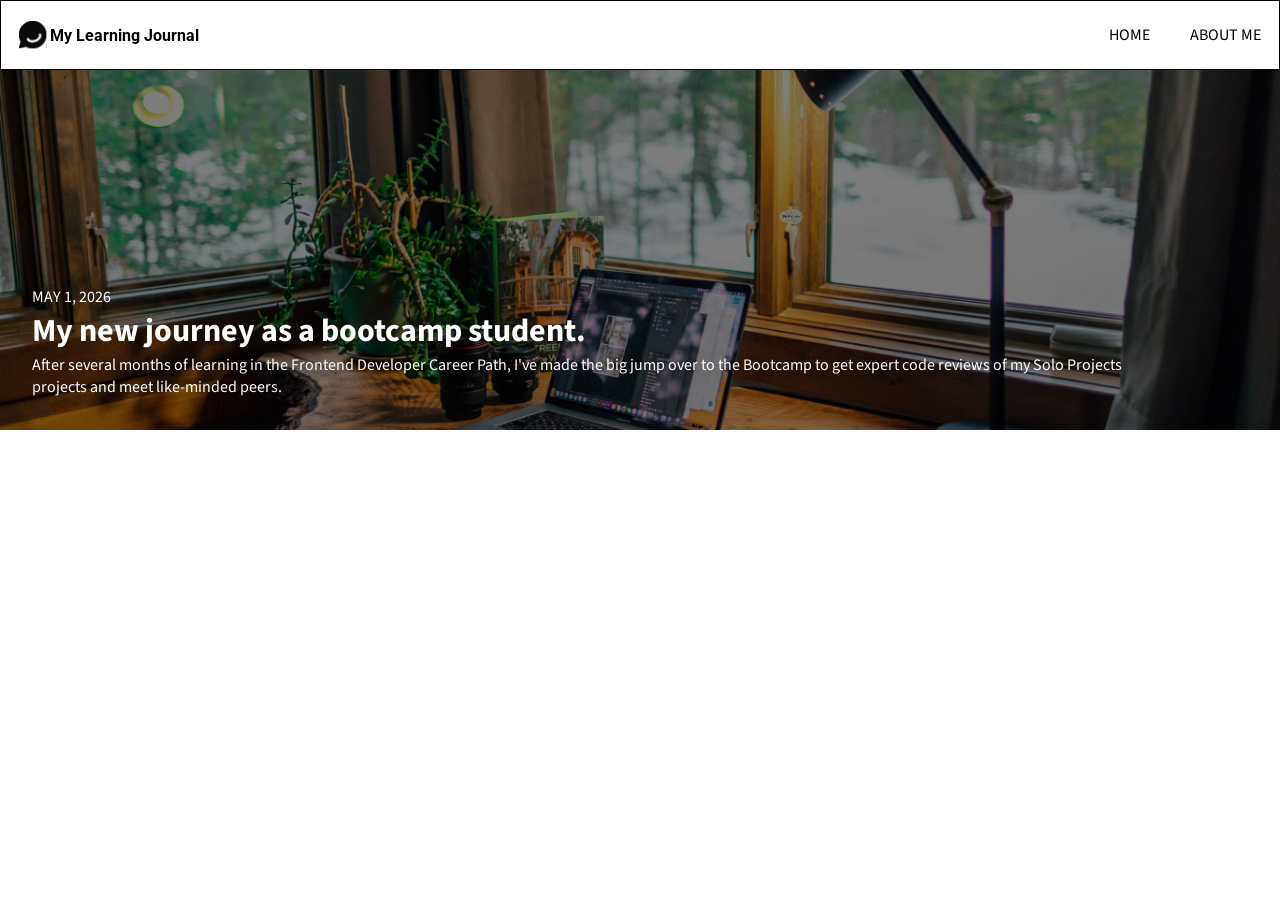
<file: index.html>
<!DOCTYPE html>
<html lang="en">
    <head>
        <!-- CSS Stylesheet -->
        <link rel="stylesheet" href="style.css">
        <!-- GOOGLE FONTS -->
        <link rel="preconnect" href="https://fonts.googleapis.com">
        <link rel="preconnect" href="https://fonts.gstatic.com" crossorigin>
        <link href="https://fonts.googleapis.com/css2?family=Source+Sans+3:ital,wght@0,200..900;1,200..900&display=swap" rel="stylesheet">
        <link href="https://fonts.googleapis.com/css2?family=Roboto:ital,wght@0,100..900;1,100..900&display=swap" rel="stylesheet">
    </head>
    <body>
        <nav>
            <div class="logo-container">
                <img class="logo-img" src="images/logo.svg" alt="logo image">
                <p class="logo-title">My Learning Journal</p>
            </div>
            <div class="nav-options-container">
                <a class="nav-links" href="">Home</a>
                <a class="nav-links" href="">About me</a>
            </div>
        </nav>
        <header>
            <div>
                <p>MAY 1, 2026</p>
                <h1>My new journey as a bootcamp student.</h1>
                <p>
                    After several months of learning in the Frontend Developer Career Path, 
                    I've made the big jump over to the Bootcamp to get expert code reviews of 
                    my Solo Projects projects and meet like-minded peers.
                </p>
            </div>
        </header>
        <main>

        </main>
        <footer>

        </footer>
        <script src=""></script>
    </body>
</html>
</file>
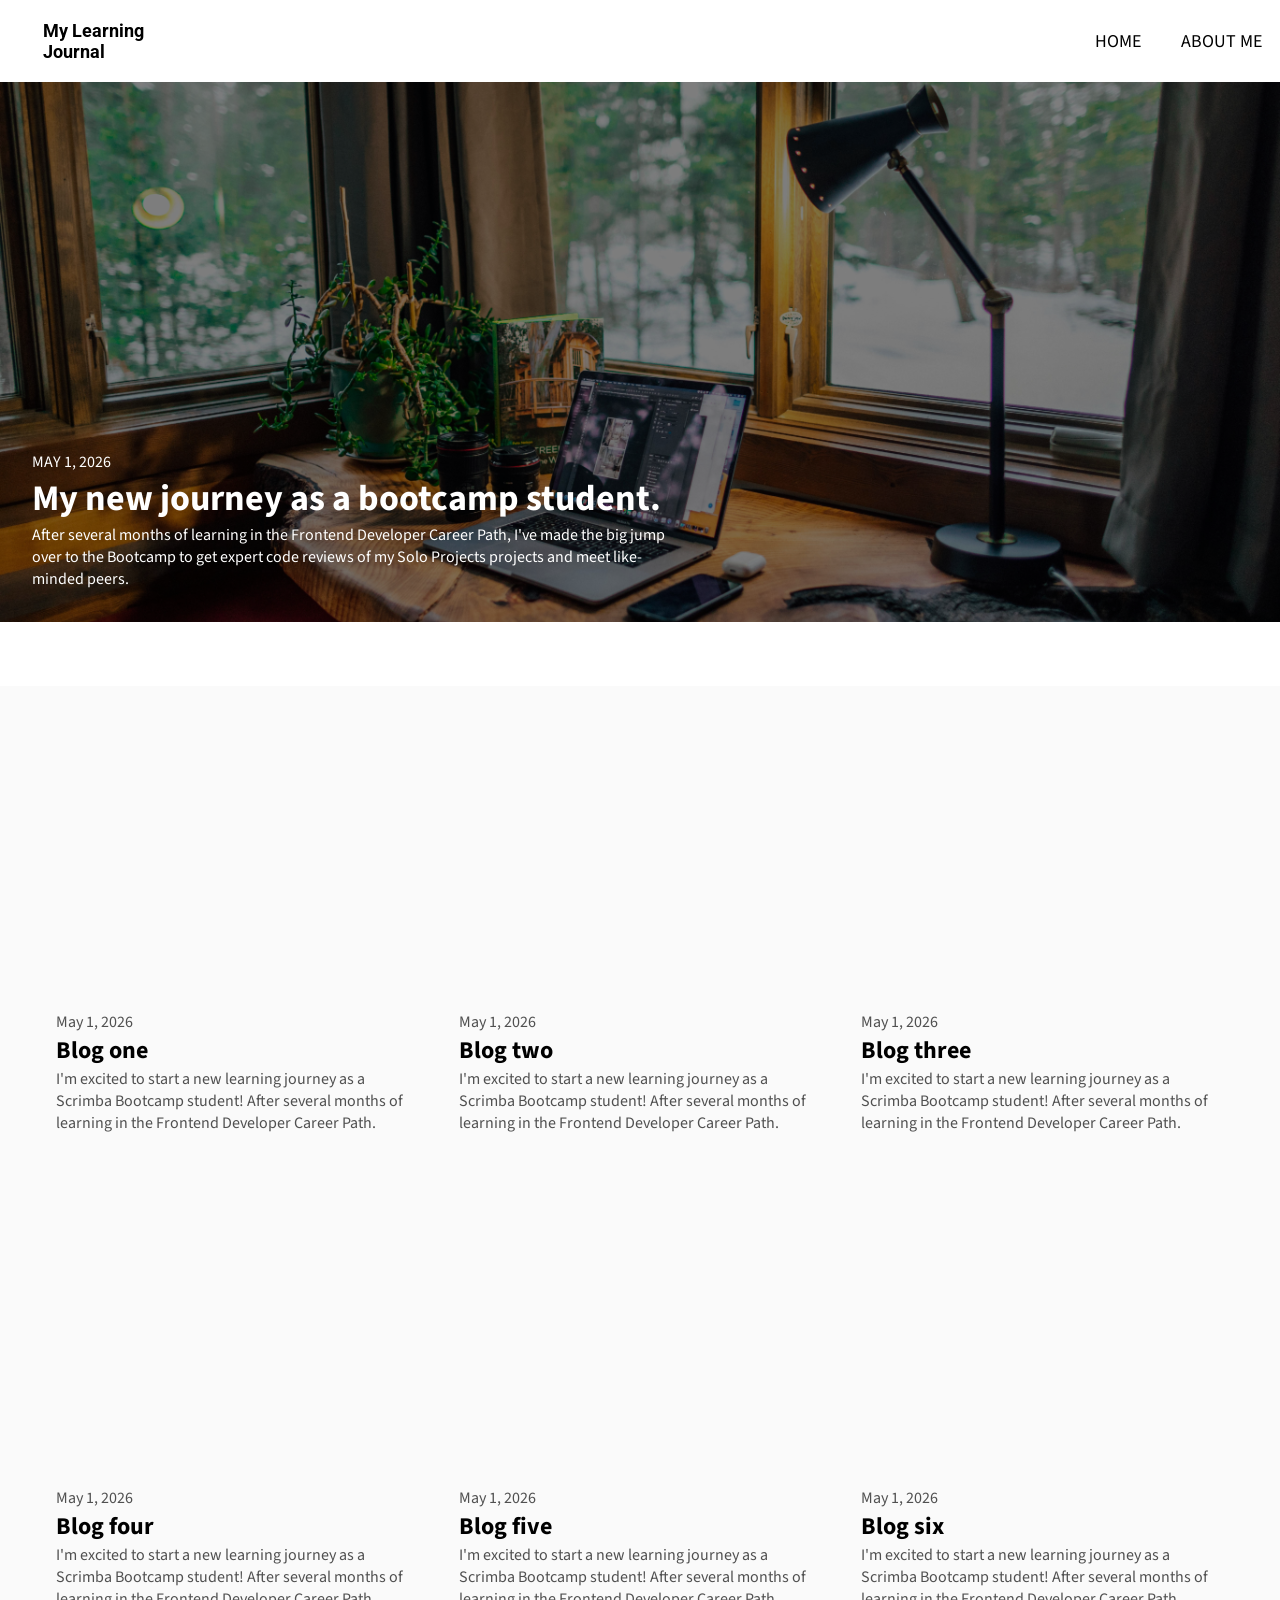
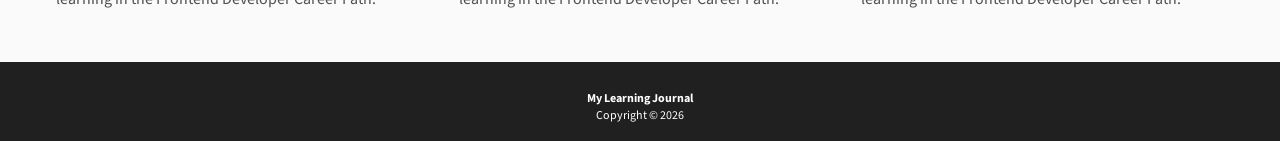
<file: home/index.html>
<!DOCTYPE html>
<html lang="en">
    <head>
        <!-- CSS Stylesheet -->
        <link rel="stylesheet" href="../utility.css">
        <link rel="stylesheet" href="index.css">

        <!-- GOOGLE FONTS -->
        <link rel="preconnect" href="https://fonts.googleapis.com">
        <link rel="preconnect" href="https://fonts.gstatic.com" crossorigin>
        <link href="https://fonts.googleapis.com/css2?family=Source+Sans+3:ital,wght@0,200..900;1,200..900&display=swap" rel="stylesheet">
        <link href="https://fonts.googleapis.com/css2?family=Roboto:ital,wght@0,100..900;1,100..900&display=swap" rel="stylesheet">

        <!-- VIEWPORT META TAG -->
        <meta name="viewport" content="width=device-width, initial-scale=1.0"> 
    </head>
    <body>
        <nav></nav>
        <header>
            <div>
                <p>MAY 1, 2026</p>
                <a href="../post/post.html" class="hero-article">My new journey as a bootcamp student.</a>
                <p>
                    After several months of learning in the Frontend Developer Career Path, 
                    I've made the big jump over to the Bootcamp to get expert code reviews of 
                    my Solo Projects projects and meet like-minded peers.
                </p>
            </div>
        </header>
        <main>
            <section id="articles-section">
                <!-- blog posts -->
            </section>
            <div id="view-more-btn-container"></div>
        </main>
        <footer></footer>
        <script src="index.js" type="module"></script>
    </body>
</html>
</file>
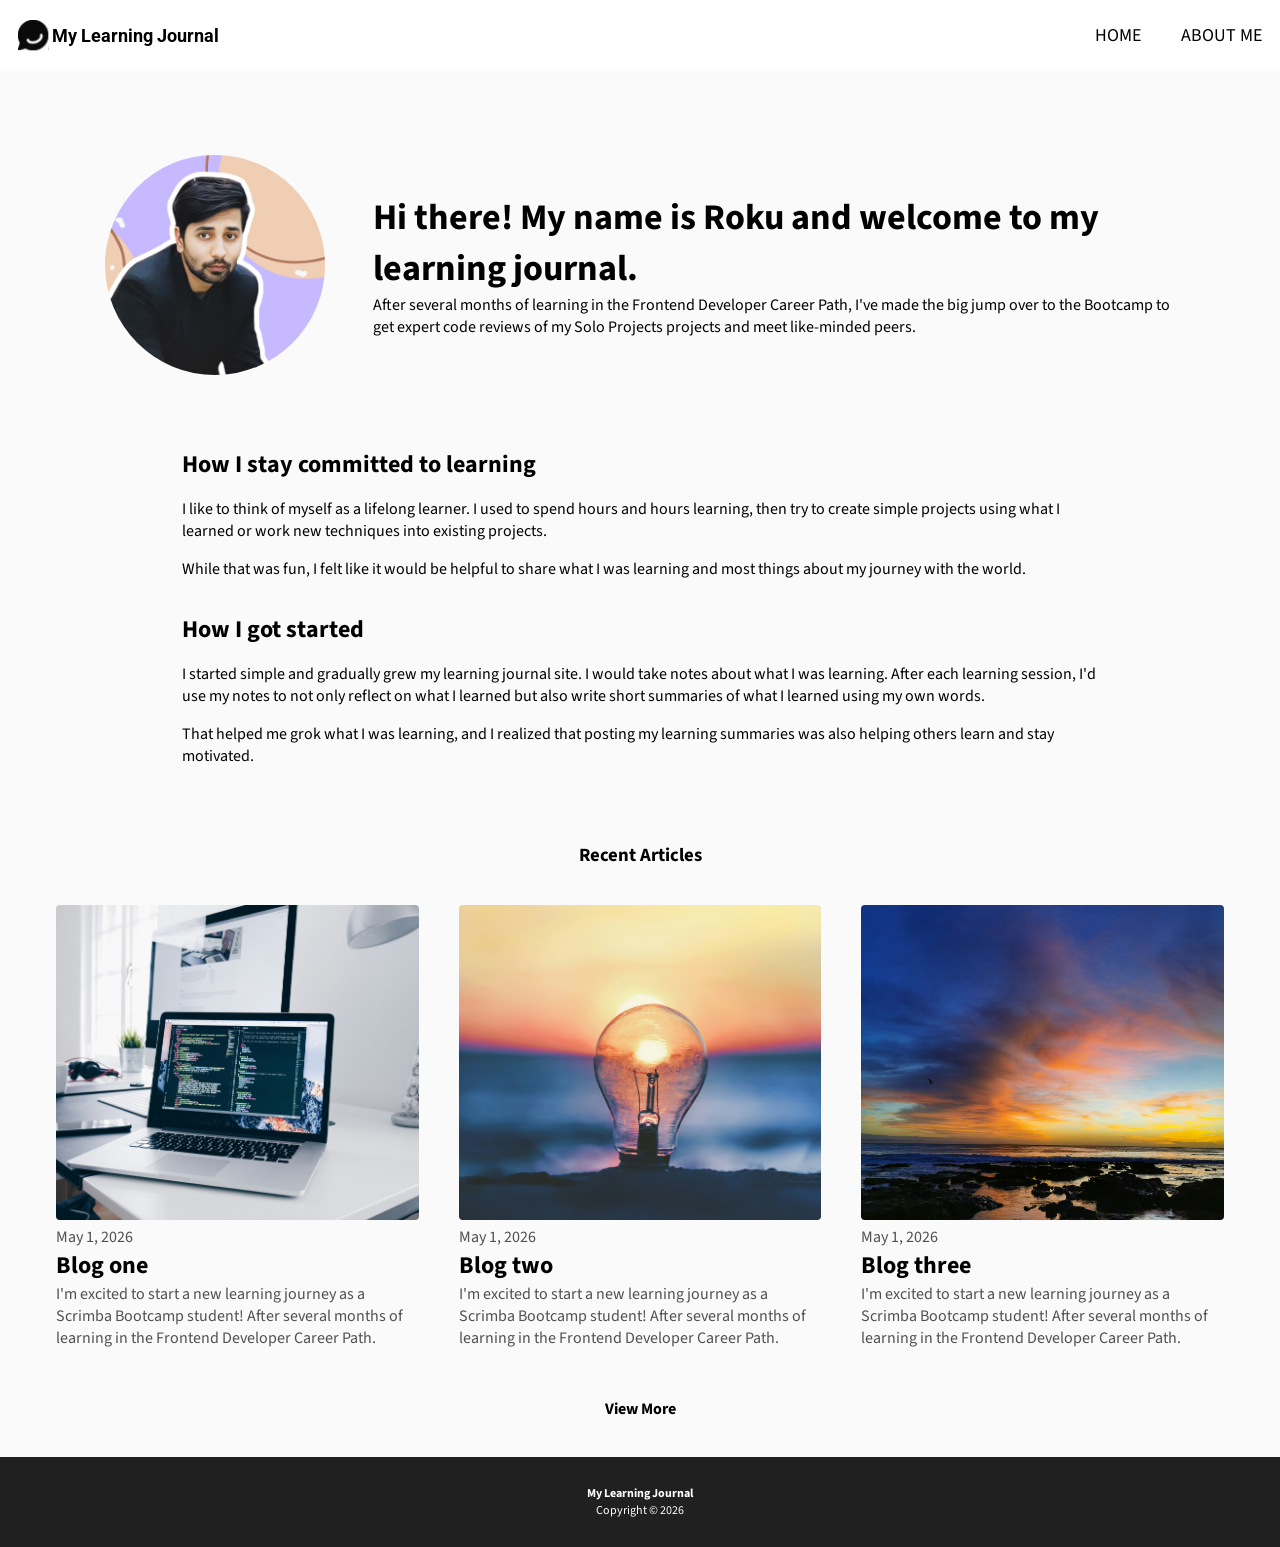
<file: about/about.html>
<!DOCTYPE html>
<html>
    <head>
        <!-- CSS Style Sheet -->
        <link rel="stylesheet" href="../utility.css">
        <link rel="stylesheet" href="about.css">
        
        <!-- GOOGLE FONTS -->
        <link rel="preconnect" href="https://fonts.googleapis.com">
        <link rel="preconnect" href="https://fonts.gstatic.com" crossorigin>
        <link href="https://fonts.googleapis.com/css2?family=Source+Sans+3:ital,wght@0,200..900;1,200..900&display=swap" rel="stylesheet">
        <link href="https://fonts.googleapis.com/css2?family=Roboto:ital,wght@0,100..900;1,100..900&display=swap" rel="stylesheet"> 

        <!-- VIEWPORT META TAG -->
        <meta name="viewport" content="width=device-width, initial-scale=1.0"> 
    </head>
    <body>
        <nav></nav>
        <main>
            <!--------- MAIN ARTICLE ---------->
            <section class="article-main">
                <div class="article-main-header">
                    <img class="profile-img" src="../images/profile-img.png" alt="profile image of Abhinav">
                    <div>
                        <h1 class="article-main-heading">
                            Hi there! My name is Roku and welcome to my learning journal.
                        </h1>
                        <p>
                            After several months of learning in the Frontend Developer Career Path,
                            I've made the big jump over to the Bootcamp to get expert code reviews 
                            of my Solo Projects projects and meet like-minded peers.
                        </p>
                    </div>
                </div>
                <div class="article-main-body">
                    <div class="article-main-body-para">
                        <h3 class="article-main-body-para-heading">How I stay committed to learning</h3>
                        <p>
                            I like to think of myself as a lifelong learner. 
                            I used to spend hours and hours learning, then try 
                            to create simple projects using what I learned or work 
                            new techniques into existing projects.
                        </p>
                        <p>
                            While that was fun, I felt like it would be helpful
                            to share what I was learning and most things about my 
                            journey with the world.
                        </p>
                    </div>
                    <div class="article-main-body-para">
                        <h3 class="article-main-body-para-heading">How I got started</h3>
                        <p>
                            I started simple and gradually grew my learning journal site. 
                            I would take notes about what I was learning. After each learning session, 
                            I'd use my notes to not only reflect on what I learned but also write short
                            summaries of what I learned using my own words.
                        </p>
                        <p>
                            That helped me grok what I was learning, and I realized that posting my learning summaries was also helping others learn and stay motivated.
                        </p>
                    </div>
                </div>
            </section>
            <!------------ RECENT ARTICLES ------------->
            <h3 class="recent-posts-heading">Recent Articles</h3>
            <section id="articles-section">
                <!-- recent articles here -->
            </section>
            <button class="view-more-btn" id="view-more-btn">View More</button>
        </main>
        <footer></footer>
        <script src="about.js" type="module"></script>
    </body>
</html>
</file>
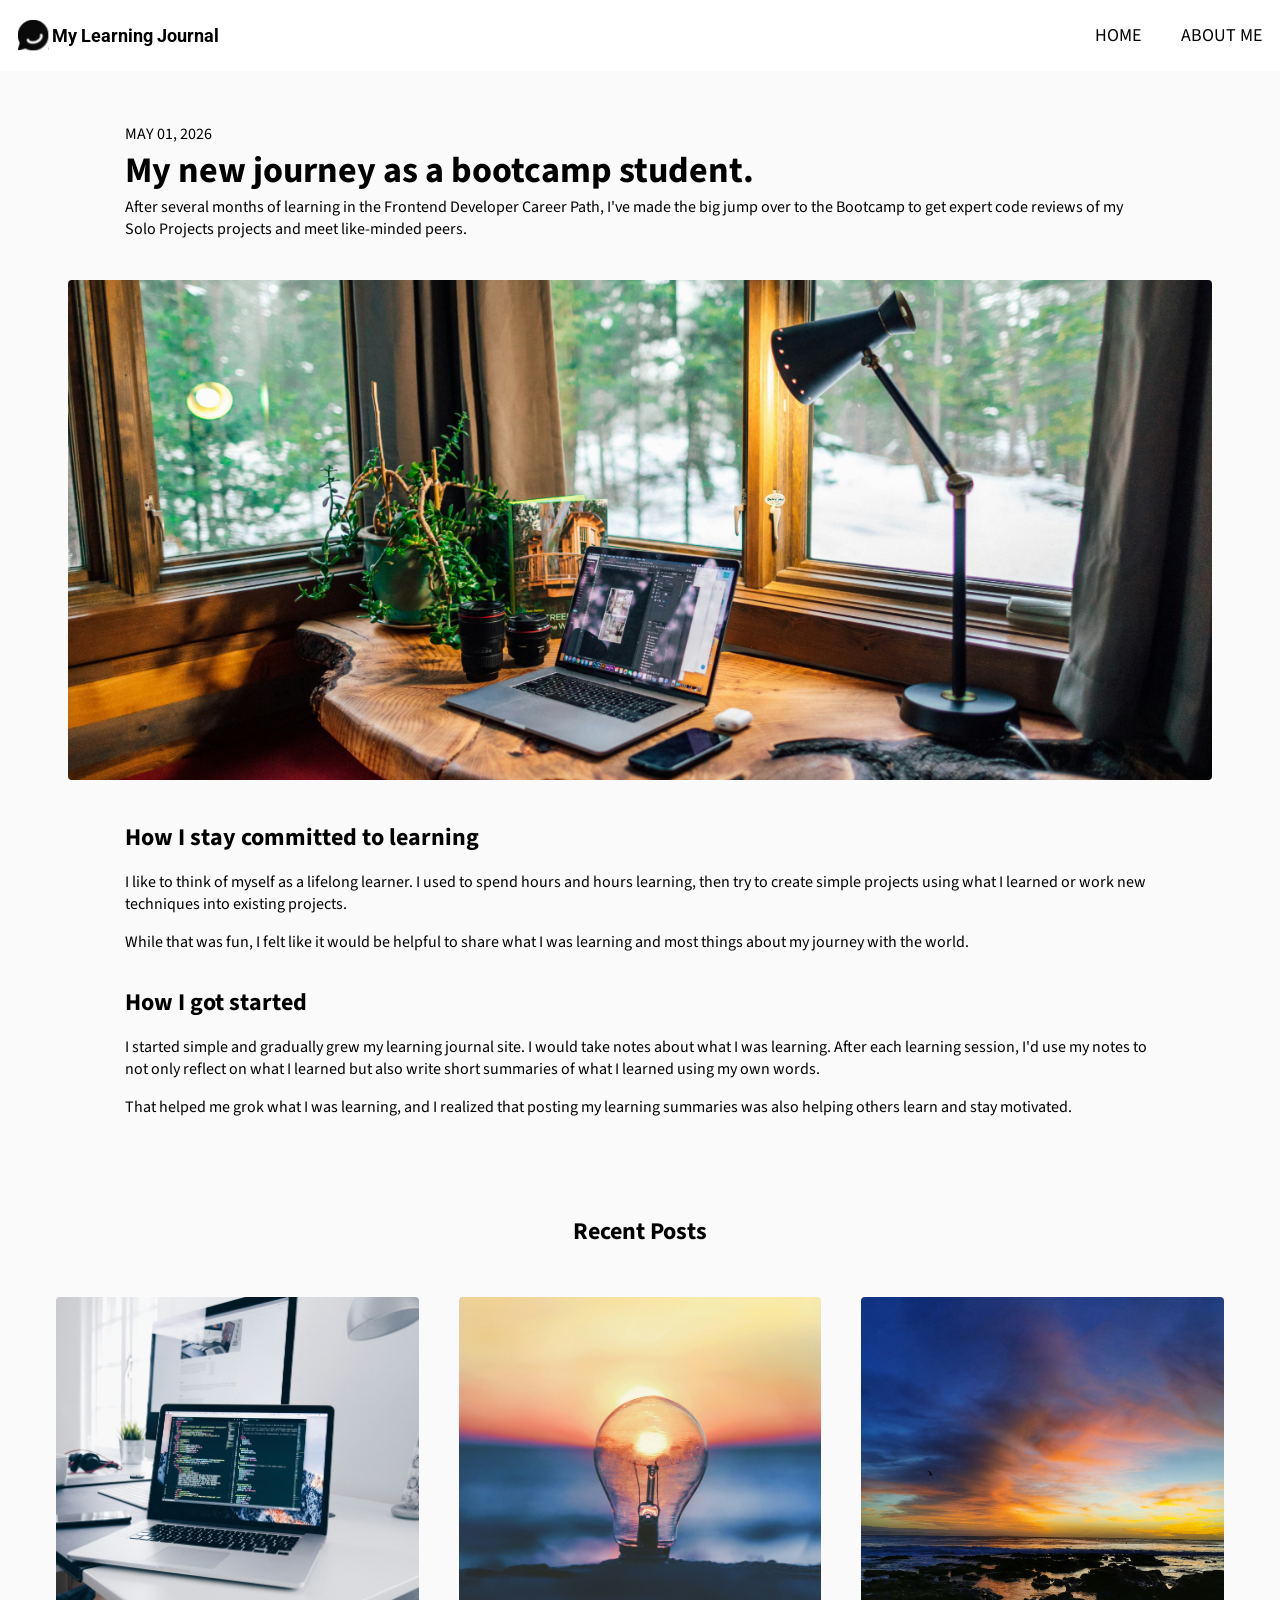
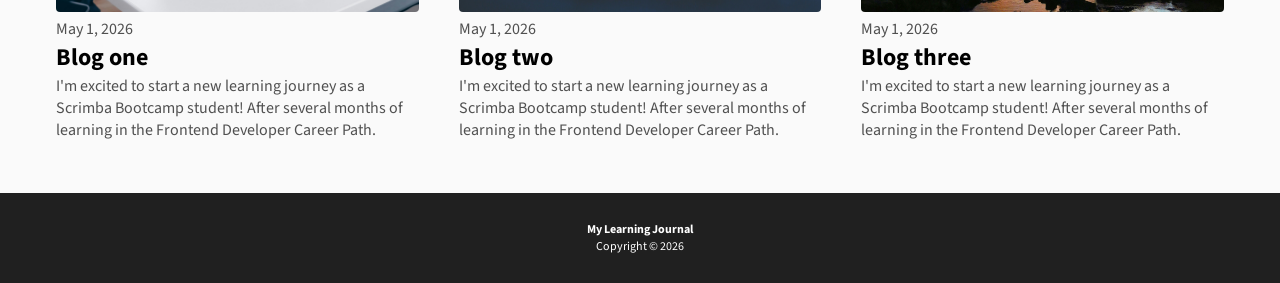
<file: post/post.html>
<!DOCTYPE html>
<html>
    <head>
        <!-- CSS files -->
        <link rel="stylesheet" href="../utility.css">
        <link rel="stylesheet" href="post.css">

        <!-- GOOGLE FONTS -->
        <link rel="preconnect" href="https://fonts.googleapis.com">
        <link rel="preconnect" href="https://fonts.gstatic.com" crossorigin>
        <link href="https://fonts.googleapis.com/css2?family=Source+Sans+3:ital,wght@0,200..900;1,200..900&display=swap" rel="stylesheet">
        <link href="https://fonts.googleapis.com/css2?family=Roboto:ital,wght@0,100..900;1,100..900&display=swap" rel="stylesheet"> 

        <!-- VIEWPORT META TAG -->
        <meta name="viewport" content="width=device-width, initial-scale=1.0">
 
    </head>
    <body>
        <nav></nav>
        <main>
            <section class="article-main">
                <div class="article-main-header">
                    <p>MAY 01, 2026</p>
                    <h1 class="article-main-heading">My new journey as a bootcamp student.</h1>
                    <p>
                        After several months of learning in the Frontend Developer Career Path,
                        I've made the big jump over to the Bootcamp to get expert code reviews 
                        of my Solo Projects projects and meet like-minded peers.
                    </p>
                </div>
                <img 
                    class="article-main-img"
                    src="../images/hero-img.jpg" 
                    alt="a widow of a forest cabin and a desk beide window"
                >
                <div class="article-main-body">
                    <div class="article-main-body-para">
                        <h3 class="article-main-body-para-heading">How I stay committed to learning</h3>
                        <p>
                            I like to think of myself as a lifelong learner. 
                            I used to spend hours and hours learning, then try 
                            to create simple projects using what I learned or work 
                            new techniques into existing projects.
                        </p>
                        <p>
                            While that was fun, I felt like it would be helpful
                            to share what I was learning and most things about my 
                            journey with the world.
                        </p>
                    </div>
                    <div class="article-main-body-para">
                        <h3 class="article-main-body-para-heading">How I got started</h3>
                        <p>
                            I started simple and gradually grew my learning journal site. 
                            I would take notes about what I was learning. After each learning session, 
                            I'd use my notes to not only reflect on what I learned but also write short
                            summaries of what I learned using my own words.
                        </p>
                        <p>
                            That helped me grok what I was learning, and I realized that posting my learning summaries was also helping others learn and stay motivated.
                        </p>
                    </div>
                </div>
            </section>
            <h3 class="recent-posts-heading">Recent Posts</h3>
            <section id="articles-section">
                <!-- blog posts -->
            </section>
        </main>
        <footer></footer>
        <script src="post.js" type="module"></script>
    </body>
</html>
</file>
<file: style.css>
body, * {
    font-family: "Source Sans 3", sans-serif;
    margin: 0;
}

/* =================
    NAVIGATION
==================== */
nav {
    display: flex;
    justify-content: space-between;
    align-items: center;
    padding: 1.25em 1.125em;
    border: 1px solid black;
}

.logo-container {
    display: flex;
    align-items: center;
    gap: 0.2em;
}

.logo-img {
    width: 15%;
}

.logo-title {
    font-family: "Roboto", sans-serif;
    font-size: 1rem;
    font-weight: bold;
}

.nav-options-container {
    display: flex;
    gap: 2.5em;
}

.nav-links {
    font-size: 1rem;
    text-transform: uppercase;
    color: black;
    text-decoration: none;
    cursor: pointer;
}

.nav-links:hover {
    text-decoration: underline;
}

/* ===================
        HEADER
====================== */
header {
    height: 40vh;
    background: rgba(0, 0, 0, 0.5) url('images/hero-img.jpg') center / cover;
    background-blend-mode: multiply;
    color: white;
    display: flex;
    align-items: end;
    box-sizing: border-box;
    padding-bottom: 2em;
    padding-left: 2em;
}

header div {
    width: 90%;
}
</file>
<file: utility.css>
body, * {
    font-family: "Source Sans 3", sans-serif;
    margin: 0;
}

/* =================
    NAVIGATION
==================== */
nav {
    display: flex;
    justify-content: space-between;
    align-items: center;
    padding: 1.25em 1.125em;
    /* border: 1px solid black; */
}

.logo-container {
    display: flex;
    align-items: center;
    gap: 0.2em;
}

.logo-img {
    width: 15%;
}

.logo-title {
    font-family: "Roboto", sans-serif;
    font-size: 1rem;
    font-weight: bold;
}

.nav-options-container {
    display: flex;
    gap: 2.5em;
}

.nav-links {
    font-size: 1rem;
    text-transform: uppercase;
    color: black;
    text-decoration: none;
    cursor: pointer;
}

.nav-links:hover {
    text-decoration: underline;
}

/* =================
    MAIN
==================== */
main {
    background-color: #fafafa;
    padding: 0.25em;
}

/* =================
    ARTICLES SECTION
==================== */
section {
    display: grid;
    grid-template-columns: 1fr;
    gap: 2em 0;
    margin-bottom: 3em;
}

.blog-post {
    width: 90%;
    margin: 0 auto;
}

.blog-img {
    width: 100%;
    height: 35vh;
    border-radius: 4px;
    object-fit: cover;
}

.blog-date, .blog-body {
    color: #505050;
} 

/* =================
    FOOTER
==================== */
footer {
    display: flex;
    flex-direction: column;
    justify-content: center;
    align-items: center;
    background: #202020;
    color: white;
    height: 10vh;
    /* margin-top: 3em; */
}

.footer-title {
    font-size: 0.75rem;
    font-weight: bold;
}

.copyright {
    font-size: 0.75rem;
}

/* ================================
        MEDIA QUERIES
=================================== */
@media (min-width: 700px) {
    /* ================
        NAV
    =================== */
    .logo-title {
        font-size: 1.125rem;
    }

    .nav-links {
        font-size: 1.125rem;
    }

    /* ====================
        ARTICLES SECTION
    ======================= */
    section {
        grid-template-columns: repeat(3, minmax(200px, 1fr));
        margin: 0 2em 3em;
    }
}
</file>
<file: home/index.css>
/* ===================
        HEADER
====================== */
header {
    height: 40vh;
    background: rgba(0, 0, 0, 0.5) url('../images/hero-img.jpg') center / cover;
    background-blend-mode: multiply;
    color: white;
    display: flex;
    align-items: end;
    box-sizing: border-box;
    padding-bottom: 2em;
    padding-left: 2em;
    margin-bottom: 3em;
}

header div {
    width: 90%;
}

.hero-article {
    font-size: 2rem;
    font-weight: bold;
    color: white;
    text-decoration: none;
    cursor: pointer;
}

.hero-article:hover {
    text-decoration: underline;
}

/* =======================
    VIEW MORE BUTTON
========================== */
.view-more-btn {
    font-family: inherit;
    font-size: 1rem;
    font-weight: bold;
    background: none;
    border: none;
    display: block;
    margin: 0 auto 2em;
    cursor: pointer;
}

.view-more-btn:hover {
    text-decoration: underline;
}

/* ======================
        MEDIA QUERIES
========================= */
@media (min-width: 650px) {
    /* ==================
        HEADER
    ===================== */
    header {
        height: 60vh;
        margin-bottom: 4em;
    }

    header div {
        max-width: 650px;
    }

    .hero-article {
        font-size: 2.25rem;
    }
}
</file>
<file: about/about.css>
/* ========================
    ARTICLE MAIN SECTION
=========================== */
.article-main {
    width: 90%;
    display: flex;
    flex-direction: column;
    align-items: center;
    margin: 3em auto 0;
    gap: 2.5em;
}

.profile-img {
    width: 40%;
    border-radius: 50%;
    margin-bottom: 2em;
}

.article-main-body {
    display: grid;
    grid-template-columns: 1fr;
    gap: 2em;
}

.article-main-body-para {
    display: flex;
    flex-direction: column;
    gap: 1em;
}

/* ==================
    RECENT POSTS HEADING
===================== */
.recent-posts-heading {
    text-align: center;
    margin: 4em auto 2em;
}

/* ====================
    VIEW MORE BUTTON
======================= */
.view-more-btn {
    font-family: inherit;
    font-size: 1rem;
    font-weight: bold;
    background: none;
    border: none;
    display: block;
    margin: 0 auto 2em;
    cursor: pointer;
}

.view-more-btn:hover {
    text-decoration: underline;
}

/* =========================
        MEDIA QUERIES
============================ */
@media (min-width: 650px) {
    /* ====================
        ARTICLE MAIN SECTION
    ======================= */
    .article-main-header {
        display: flex;
        justify-content: center;
        align-items: center;
        gap: 3em;
        margin-top: 2em;
    }

    .article-main-header div {
       max-width: 70%;
    }

    .profile-img {
        width: 25%;
        max-width: 220px;
        margin-bottom: 0;
    }

    .article-main-heading {
        font-size: 2.25rem;
    }

    .article-main-body {
        max-width: 80%;
        margin-top: 2em;
    }

    .article-main-body-para-heading {
        font-size: 1.5rem;
    }
}
</file>
<file: post/post.css>
/* ===================
    ARTICLE MAIN SECTION
====================== */
.article-main {
    width: 90%;
    display: flex;
    flex-direction: column;
    justify-content: center;
    align-items: center;
    margin: 3em auto 0;
    gap: 2.5em;
}

.article-main-img {
    width: 100%;
    border-radius: 4px;
}

.article-main-body {
    display: grid;
    grid-template-columns: 1fr;
    gap: 2em;
}

.article-main-body-para {
    display: flex;
    flex-direction: column;
    gap: 1em;
}

/* ==================
    RECENT POSTS HEADING
===================== */
.recent-posts-heading {
    text-align: center;
    margin: 4em auto 2em;
}

/* =========================
        MEDIA QUERIES
============================ */
@media (min-width: 650px) {
    /* ====================
        ARTICLE MAIN SECTION
    ======================= */
    .article-main-header {
        max-width: 90%;
    }

    .article-main-heading {
        font-size: 2.25rem;
    }

    .article-main-img {
        object-fit: cover;
        max-height: 500px;
    }

    .article-main-body {
        max-width: 90%;
    }

    .article-main-body-para-heading {
        font-size: 1.5rem;
    }

    /* =======================
        RECENT POSTS HEADING
    ========================== */
    .recent-posts-heading {
        font-size: 1.5rem;
    }
}
</file>
